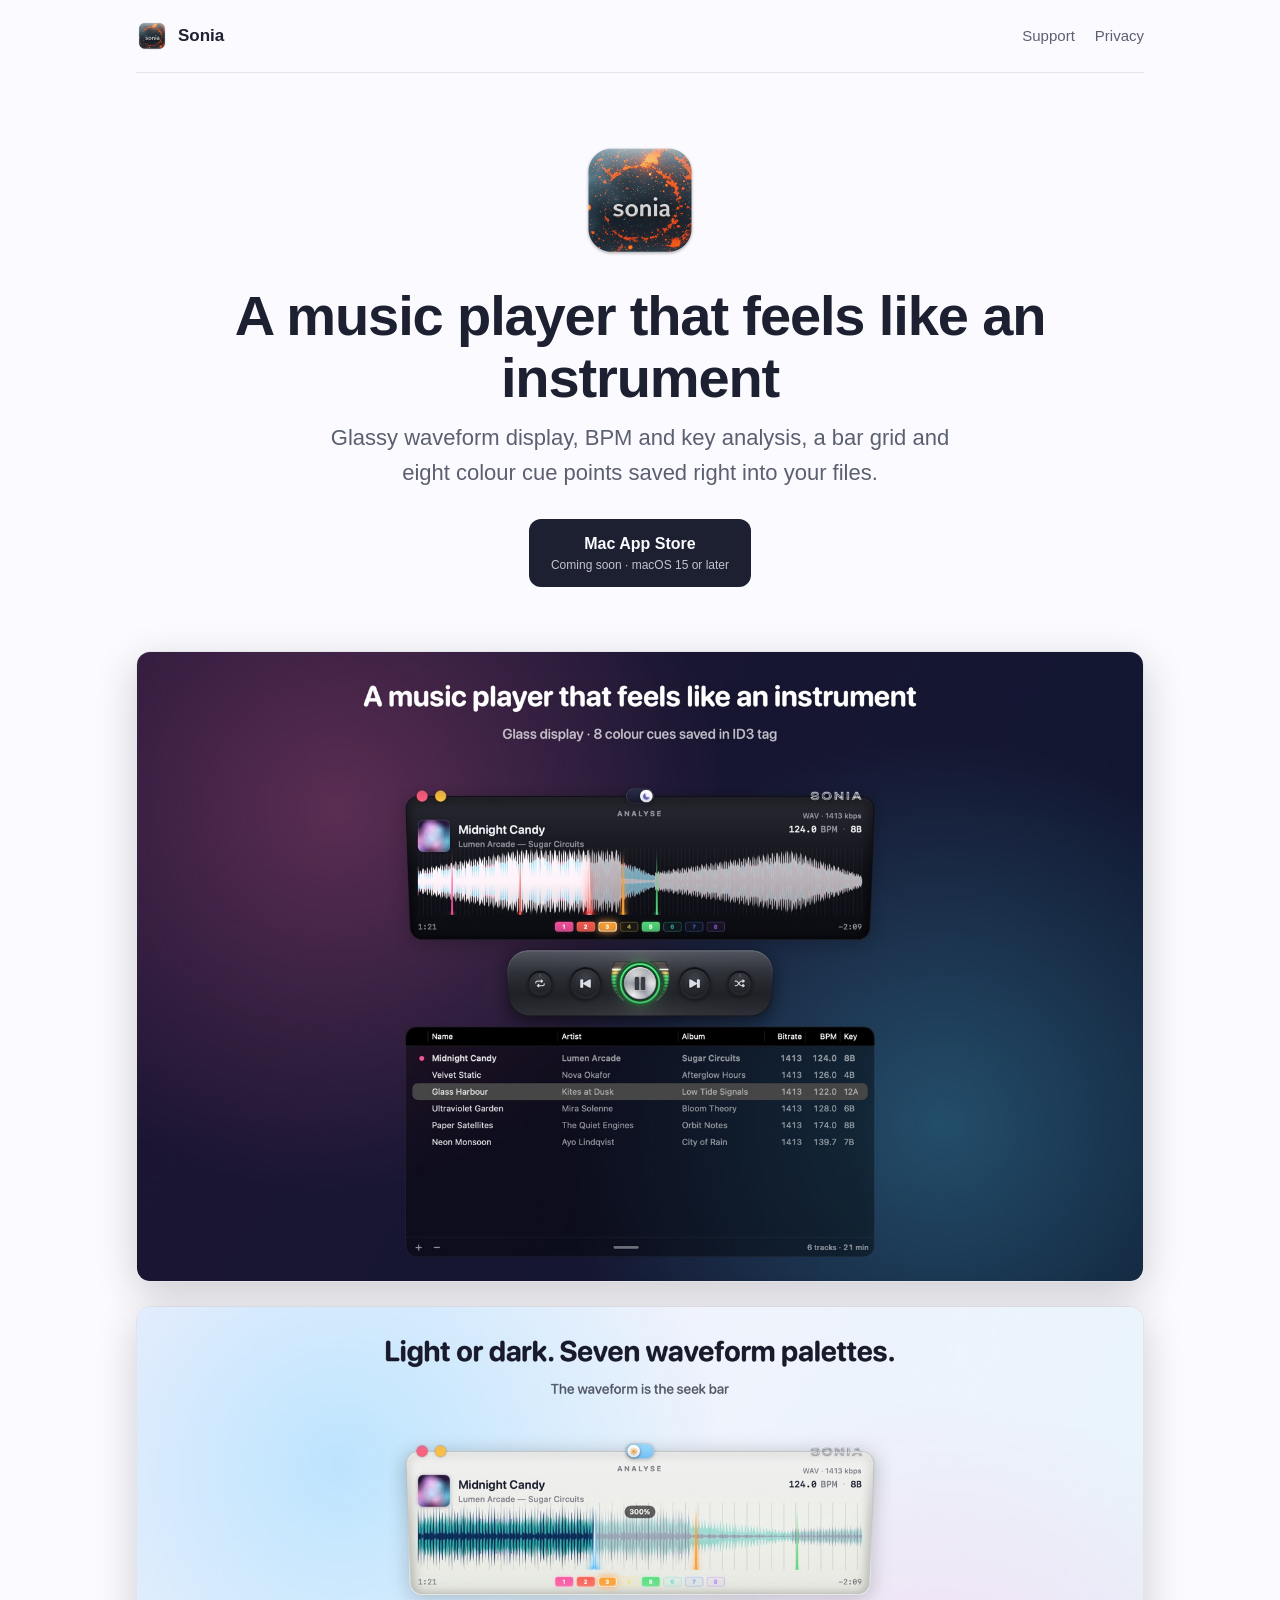
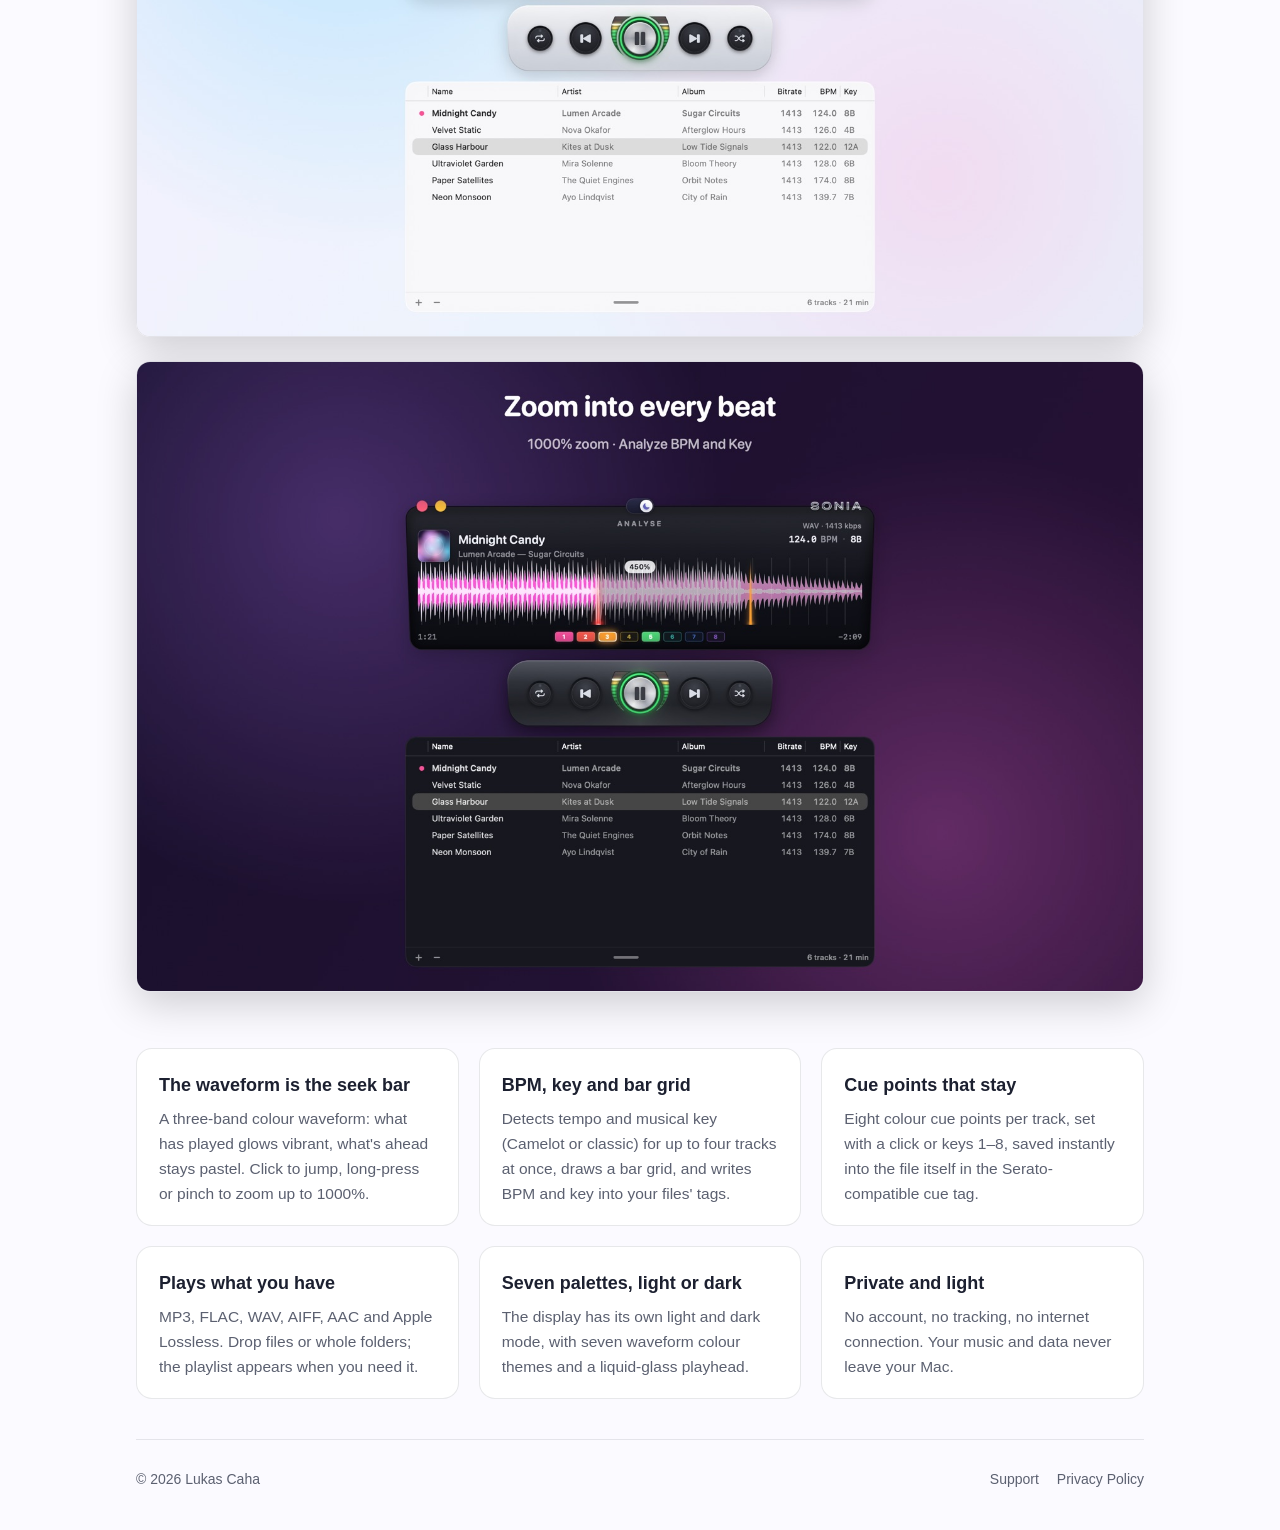
<file: index.html>
<!doctype html>
<html lang="en">
<head>
<meta charset="utf-8">
<meta name="viewport" content="width=device-width, initial-scale=1">
<title>Sonia — music player for Mac</title>
<meta name="description" content="Sonia is a beautiful, fast music player for Mac with a glassy waveform display, BPM and key analysis, a bar grid and cue points saved into your files.">
<link rel="icon" href="assets/icon.png">
<link rel="stylesheet" href="assets/style.css">
</head>
<body>
<div class="wrap">
  <header class="top">
    <a class="brand" href="./"><img src="assets/icon.png" alt="">Sonia</a>
    <nav><a href="support.html">Support</a><a href="privacy.html">Privacy</a></nav>
  </header>

  <section class="hero">
    <img class="icon" src="assets/icon.png" alt="Sonia app icon">
    <h1>A music player that feels like an instrument</h1>
    <p class="lead">Glassy waveform display, BPM and key analysis, a bar grid and eight colour cue points saved right into your files.</p>
    <span class="badge">Mac App Store<small>Coming soon · macOS 15 or later</small></span>
  </section>

  <section class="shots">
    <img src="assets/1-player.jpg" alt="Sonia's dark display with a playing track, coloured cue points and the playlist">
    <img src="assets/2-light.jpg" alt="Sonia's light display with an ocean waveform palette, zoomed in">
    <img src="assets/3-zoom.jpg" alt="Sonia zoomed into the waveform with a bar grid">
  </section>

  <section class="features">
    <div class="card">
      <h3>The waveform is the seek bar</h3>
      <p>A three-band colour waveform: what has played glows vibrant, what's ahead stays pastel. Click to jump, long-press or pinch to zoom up to 1000%.</p>
    </div>
    <div class="card">
      <h3>BPM, key and bar grid</h3>
      <p>Detects tempo and musical key (Camelot or classic) for up to four tracks at once, draws a bar grid, and writes BPM and key into your files' tags.</p>
    </div>
    <div class="card">
      <h3>Cue points that stay</h3>
      <p>Eight colour cue points per track, set with a click or keys 1–8, saved instantly into the file itself in the Serato-compatible cue tag.</p>
    </div>
    <div class="card">
      <h3>Plays what you have</h3>
      <p>MP3, FLAC, WAV, AIFF, AAC and Apple Lossless. Drop files or whole folders; the playlist appears when you need it.</p>
    </div>
    <div class="card">
      <h3>Seven palettes, light or dark</h3>
      <p>The display has its own light and dark mode, with seven waveform colour themes and a liquid-glass playhead.</p>
    </div>
    <div class="card">
      <h3>Private and light</h3>
      <p>No account, no tracking, no internet connection. Your music and data never leave your Mac.</p>
    </div>
  </section>

  <footer>
    <span>© 2026 Lukas Caha</span>
    <nav><a href="support.html">Support</a><a href="privacy.html">Privacy Policy</a></nav>
  </footer>
</div>
</body>
</html>
</file>
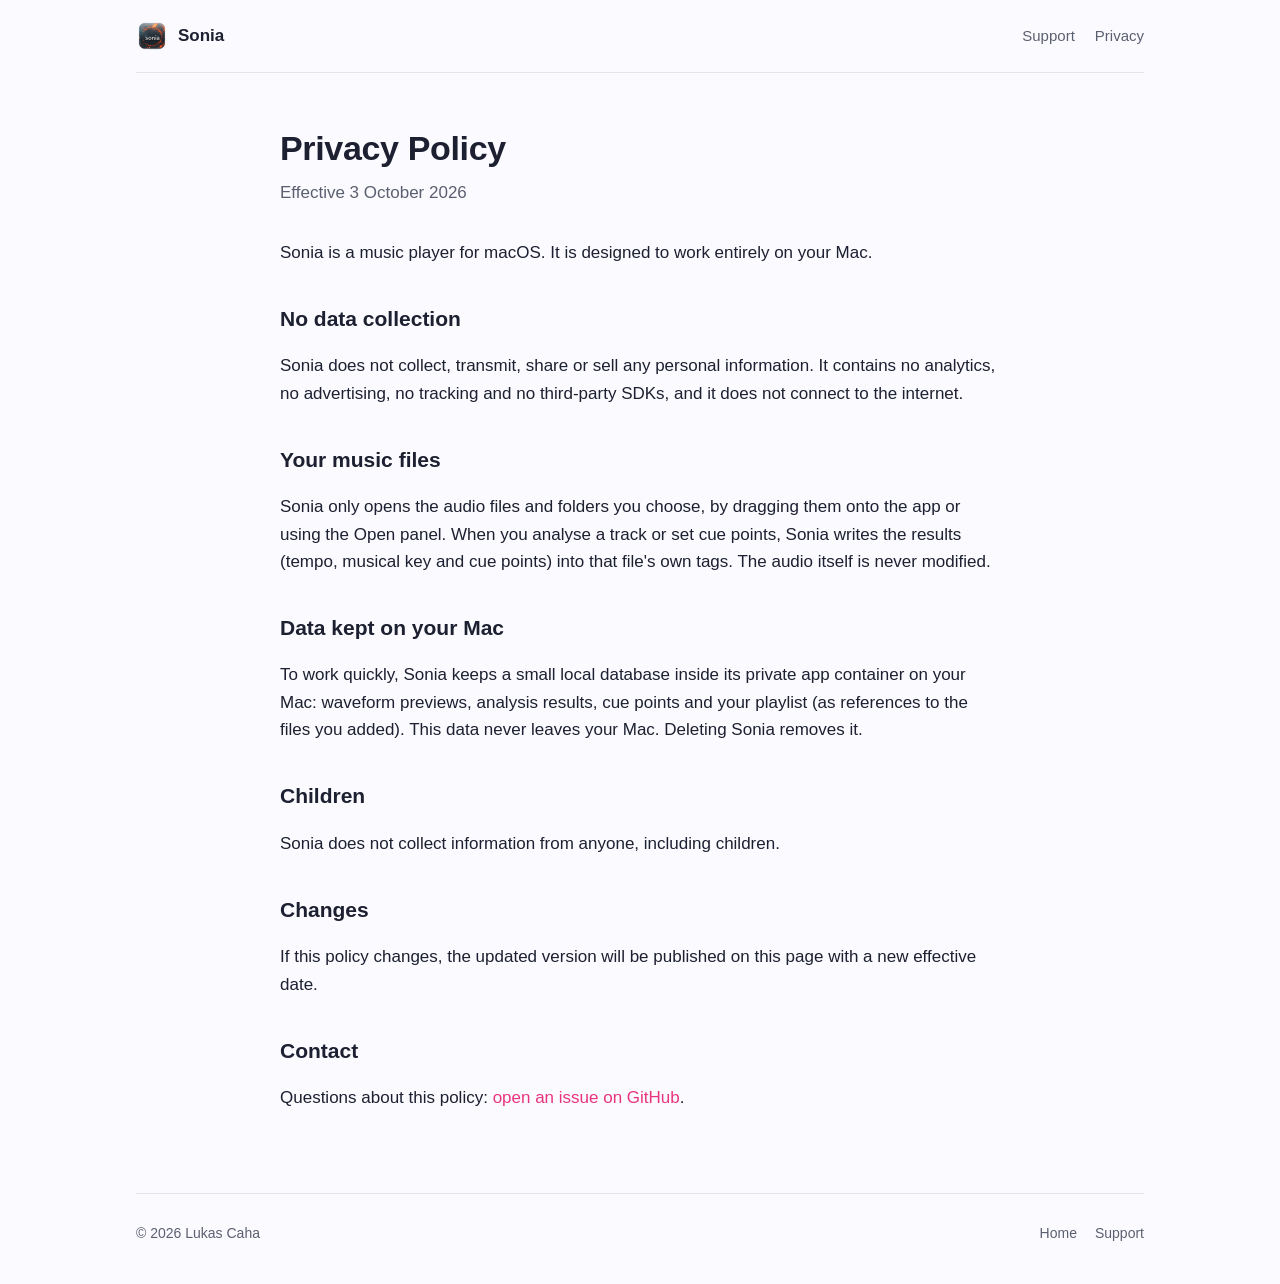
<file: privacy.html>
<!doctype html>
<html lang="en">
<head>
<meta charset="utf-8">
<meta name="viewport" content="width=device-width, initial-scale=1">
<title>Sonia Privacy Policy</title>
<link rel="icon" href="assets/icon.png">
<link rel="stylesheet" href="assets/style.css">
</head>
<body>
<div class="wrap">
  <header class="top">
    <a class="brand" href="./"><img src="assets/icon.png" alt="">Sonia</a>
    <nav><a href="support.html">Support</a><a href="privacy.html">Privacy</a></nav>
  </header>

  <main class="doc wrap narrow">
    <h1>Privacy Policy</h1>
    <p class="date">Effective 3 October 2026</p>

    <p>Sonia is a music player for macOS. It is designed to work entirely on your Mac.</p>

    <h2>No data collection</h2>
    <p>Sonia does not collect, transmit, share or sell any personal information. It contains no analytics,
    no advertising, no tracking and no third-party SDKs, and it does not connect to the internet.</p>

    <h2>Your music files</h2>
    <p>Sonia only opens the audio files and folders you choose, by dragging them onto the app or using the Open panel.
    When you analyse a track or set cue points, Sonia writes the results (tempo, musical key and cue points) into that
    file's own tags. The audio itself is never modified.</p>

    <h2>Data kept on your Mac</h2>
    <p>To work quickly, Sonia keeps a small local database inside its private app container on your Mac:
    waveform previews, analysis results, cue points and your playlist (as references to the files you added).
    This data never leaves your Mac. Deleting Sonia removes it.</p>

    <h2>Children</h2>
    <p>Sonia does not collect information from anyone, including children.</p>

    <h2>Changes</h2>
    <p>If this policy changes, the updated version will be published on this page with a new effective date.</p>

    <h2>Contact</h2>
    <p>Questions about this policy: <a href="https://github.com/23mystiq/sonia-site/issues">open an issue on GitHub</a>.</p>
  </main>

  <footer>
    <span>© 2026 Lukas Caha</span>
    <nav><a href="./">Home</a><a href="support.html">Support</a></nav>
  </footer>
</div>
</body>
</html>
</file>
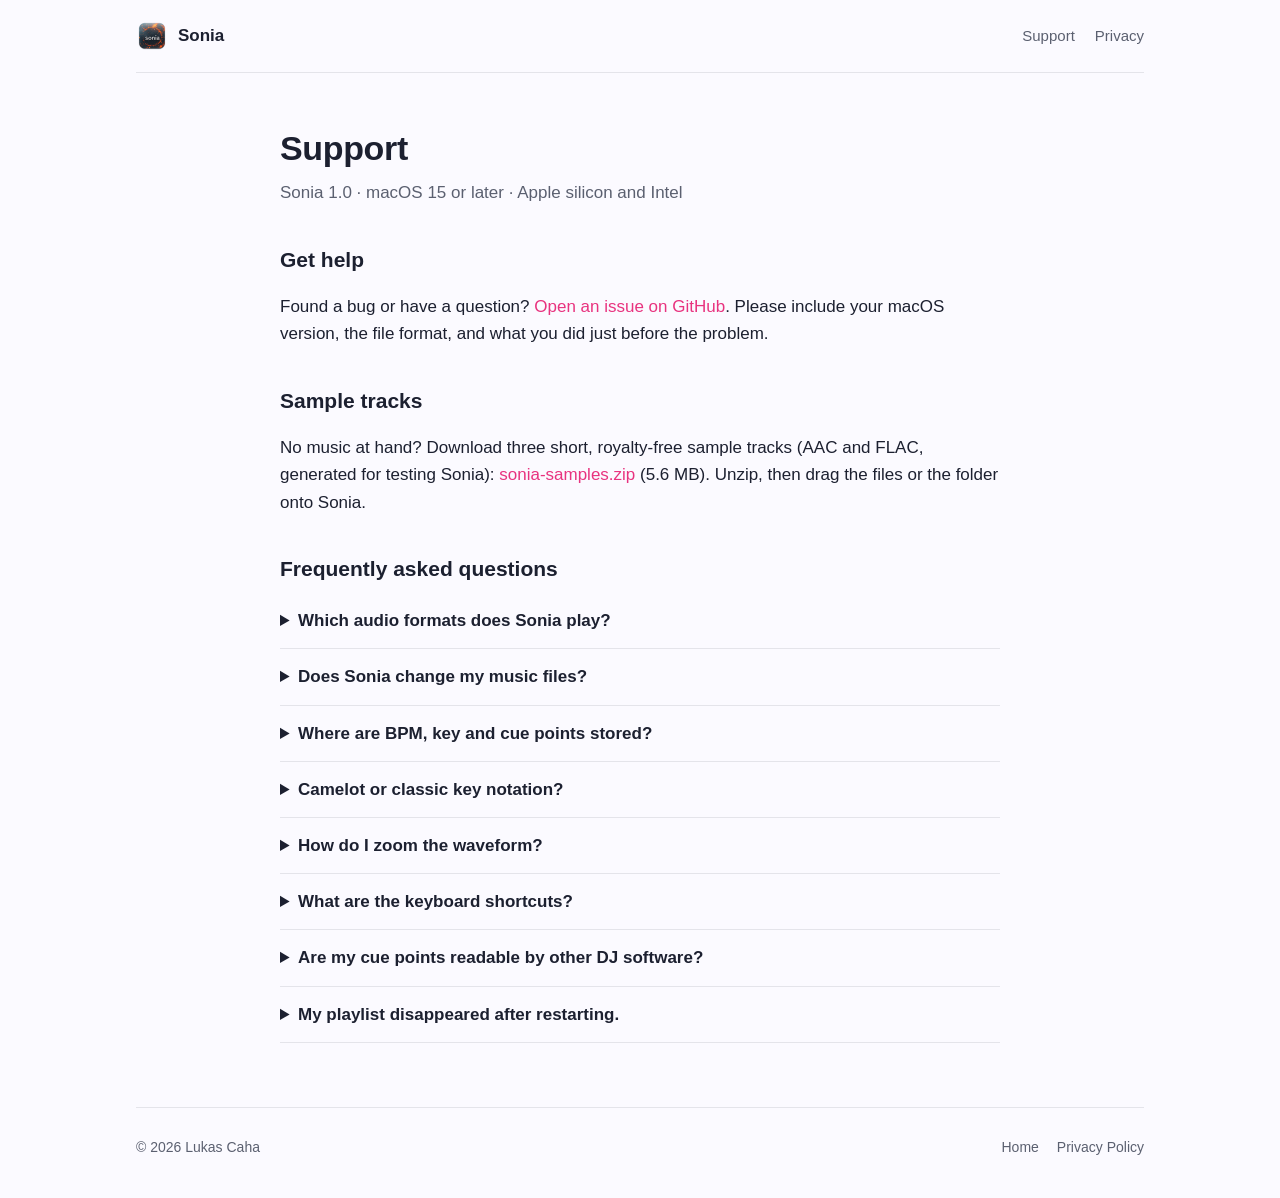
<file: support.html>
<!doctype html>
<html lang="en">
<head>
<meta charset="utf-8">
<meta name="viewport" content="width=device-width, initial-scale=1">
<title>Sonia Support</title>
<link rel="icon" href="assets/icon.png">
<link rel="stylesheet" href="assets/style.css">
</head>
<body>
<div class="wrap">
  <header class="top">
    <a class="brand" href="./"><img src="assets/icon.png" alt="">Sonia</a>
    <nav><a href="support.html">Support</a><a href="privacy.html">Privacy</a></nav>
  </header>

  <main class="doc wrap narrow">
    <h1>Support</h1>
    <p class="date">Sonia 1.0 · macOS 15 or later · Apple silicon and Intel</p>

    <h2>Get help</h2>
    <p>Found a bug or have a question? <a href="https://github.com/23mystiq/sonia-site/issues">Open an issue on GitHub</a>.
    Please include your macOS version, the file format, and what you did just before the problem.</p>

    <h2>Sample tracks</h2>
    <p>No music at hand? Download three short, royalty-free sample tracks (AAC and FLAC, generated for testing Sonia):
    <a href="samples/sonia-samples.zip">sonia-samples.zip</a> (5.6 MB). Unzip, then drag the files or the folder onto Sonia.</p>

    <h2>Frequently asked questions</h2>

    <details>
      <summary>Which audio formats does Sonia play?</summary>
      <p>MP3, FLAC, WAV, AIFF, AAC (M4A) and Apple Lossless (ALAC). Drop single files, several files, or whole folders
      onto the window, or use File ▸ Add Files or Folders… (⌘O).</p>
    </details>

    <details>
      <summary>Does Sonia change my music files?</summary>
      <p>Only their tags, and only when you analyse a track or set cue points: Sonia writes the BPM, key and cue points
      into the file. The audio is never modified. If a tag needs more room than the file has, Sonia rewrites the file
      safely (with a backup it restores if anything is interrupted), and never while that track is playing.</p>
    </details>

    <details>
      <summary>Where are BPM, key and cue points stored?</summary>
      <p>MP3, WAV and AIFF: in the ID3 tag (TBPM, TKEY, and the "Serato Markers2" cue tag). FLAC: in the Vorbis comments
      (BPM, INITIALKEY, SERATO_MARKERS_V2). M4A: BPM in the file; key and cue points in Sonia's own library.
      Sonia also keeps a copy of all analysis results and cue points on your Mac.</p>
    </details>

    <details>
      <summary>Camelot or classic key notation?</summary>
      <p>Camelot (for example 8A) is the default. Choose classic notation (for example Am) in Sonia ▸ Settings.</p>
    </details>

    <details>
      <summary>How do I zoom the waveform?</summary>
      <p>Long-click on the waveform, or pinch in on the trackpad (fingers apart), to zoom up to 1000%. Double-click or
      pinch out (fingers together) to zoom out. Scroll sideways to move around; after a few seconds the view returns to the playhead.</p>
    </details>

    <details>
      <summary>What are the keyboard shortcuts?</summary>
      <p>Space play/pause · ← → previous/next track · ↑ ↓ move through the playlist · Return play the highlighted track ·
      1–8 set or jump to a cue · A analyse · Delete remove the highlighted cue or the selected tracks.</p>
    </details>

    <details>
      <summary>Are my cue points readable by other DJ software?</summary>
      <p>Sonia stores cue points in the Serato-compatible "Serato Markers2" tag inside the file. Software that reads this
      tag can pick them up; support varies between apps and versions.</p>
    </details>

    <details>
      <summary>My playlist disappeared after restarting.</summary>
      <p>Sonia remembers the playlist between launches. Tracks whose files were moved, renamed elsewhere or deleted can't be
      reopened and are skipped; add them again from their new location.</p>
    </details>
  </main>

  <footer>
    <span>© 2026 Lukas Caha</span>
    <nav><a href="./">Home</a><a href="privacy.html">Privacy Policy</a></nav>
  </footer>
</div>
</body>
</html>
</file>
<file: assets/style.css>
:root {
  --bg: #fbfaff;
  --surface: #ffffff;
  --ink: #1c2030;
  --dim: #5b6070;
  --line: rgba(28, 32, 48, 0.1);
  --accent: #e8337f;
  --accent-2: #1fb5f0;
}
@media (prefers-color-scheme: dark) {
  :root {
    --bg: #0f1016;
    --surface: #171821;
    --ink: #eef0f8;
    --dim: #9aa0b0;
    --line: rgba(238, 240, 248, 0.1);
    --accent: #ff5fa4;
    --accent-2: #46d3ff;
  }
}

* { box-sizing: border-box; }
body {
  margin: 0;
  background: var(--bg);
  color: var(--ink);
  font: 17px/1.6 -apple-system, BlinkMacSystemFont, "SF Pro Text", "Helvetica Neue", sans-serif;
  -webkit-font-smoothing: antialiased;
}
a { color: var(--accent); text-decoration: none; }
a:hover { text-decoration: underline; }
img { max-width: 100%; display: block; }

.wrap { max-width: 1040px; margin: 0 auto; padding: 0 16px; }
.narrow { max-width: 720px; }

header.top {
  display: flex; align-items: center; justify-content: space-between;
  padding: 20px 0; border-bottom: 1px solid var(--line);
}
header.top .brand { display: flex; align-items: center; gap: 10px; color: var(--ink); font-weight: 650; }
header.top .brand img { width: 32px; height: 32px; }
header.top nav { display: flex; gap: 20px; font-size: 15px; }
header.top nav a { color: var(--dim); }

.hero { text-align: center; padding: 64px 0 32px; }
.hero img.icon { width: 128px; height: 128px; margin: 0 auto 20px; }
.hero h1 { font-size: clamp(34px, 6vw, 56px); line-height: 1.1; margin: 0 0 12px; letter-spacing: -0.02em; }
.hero p.lead { font-size: clamp(18px, 2.4vw, 22px); color: var(--dim); margin: 0 auto 28px; max-width: 640px; }
.badge {
  display: inline-block; padding: 12px 22px; border-radius: 12px;
  background: var(--ink); color: var(--bg); font-weight: 600; font-size: 16px;
}
.badge small { display: block; font-weight: 400; font-size: 12px; opacity: 0.75; }

.shots { display: grid; gap: 24px; padding: 32px 0 16px; }
.shots img { border-radius: 14px; border: 1px solid var(--line); box-shadow: 0 12px 40px rgba(0, 0, 0, 0.18); }

.features { display: grid; grid-template-columns: repeat(auto-fit, minmax(280px, 1fr)); gap: 20px; padding: 40px 0; }
.card { background: var(--surface); border: 1px solid var(--line); border-radius: 16px; padding: 22px 22px 18px; }
.card h3 { margin: 0 0 8px; font-size: 18px; }
.card p, .card ul { margin: 0; color: var(--dim); font-size: 15.5px; }
.card ul { padding-left: 18px; }

.doc { padding: 48px 0 64px; }
.doc h1 { font-size: 34px; margin: 0 0 4px; letter-spacing: -0.01em; }
.doc .date { color: var(--dim); margin: 0 0 32px; }
.doc h2 { font-size: 21px; margin: 36px 0 8px; }
.doc p, .doc li { color: var(--ink); }
.doc .muted { color: var(--dim); }
details { border-bottom: 1px solid var(--line); padding: 14px 0; }
details summary { cursor: pointer; font-weight: 600; }
details p { margin: 10px 0 0; color: var(--dim); }

footer {
  border-top: 1px solid var(--line); padding: 28px 0 40px; color: var(--dim); font-size: 14px;
  display: flex; flex-wrap: wrap; gap: 8px 24px; justify-content: space-between;
}
footer nav { display: flex; gap: 18px; }
footer nav a { color: var(--dim); }
</file>
